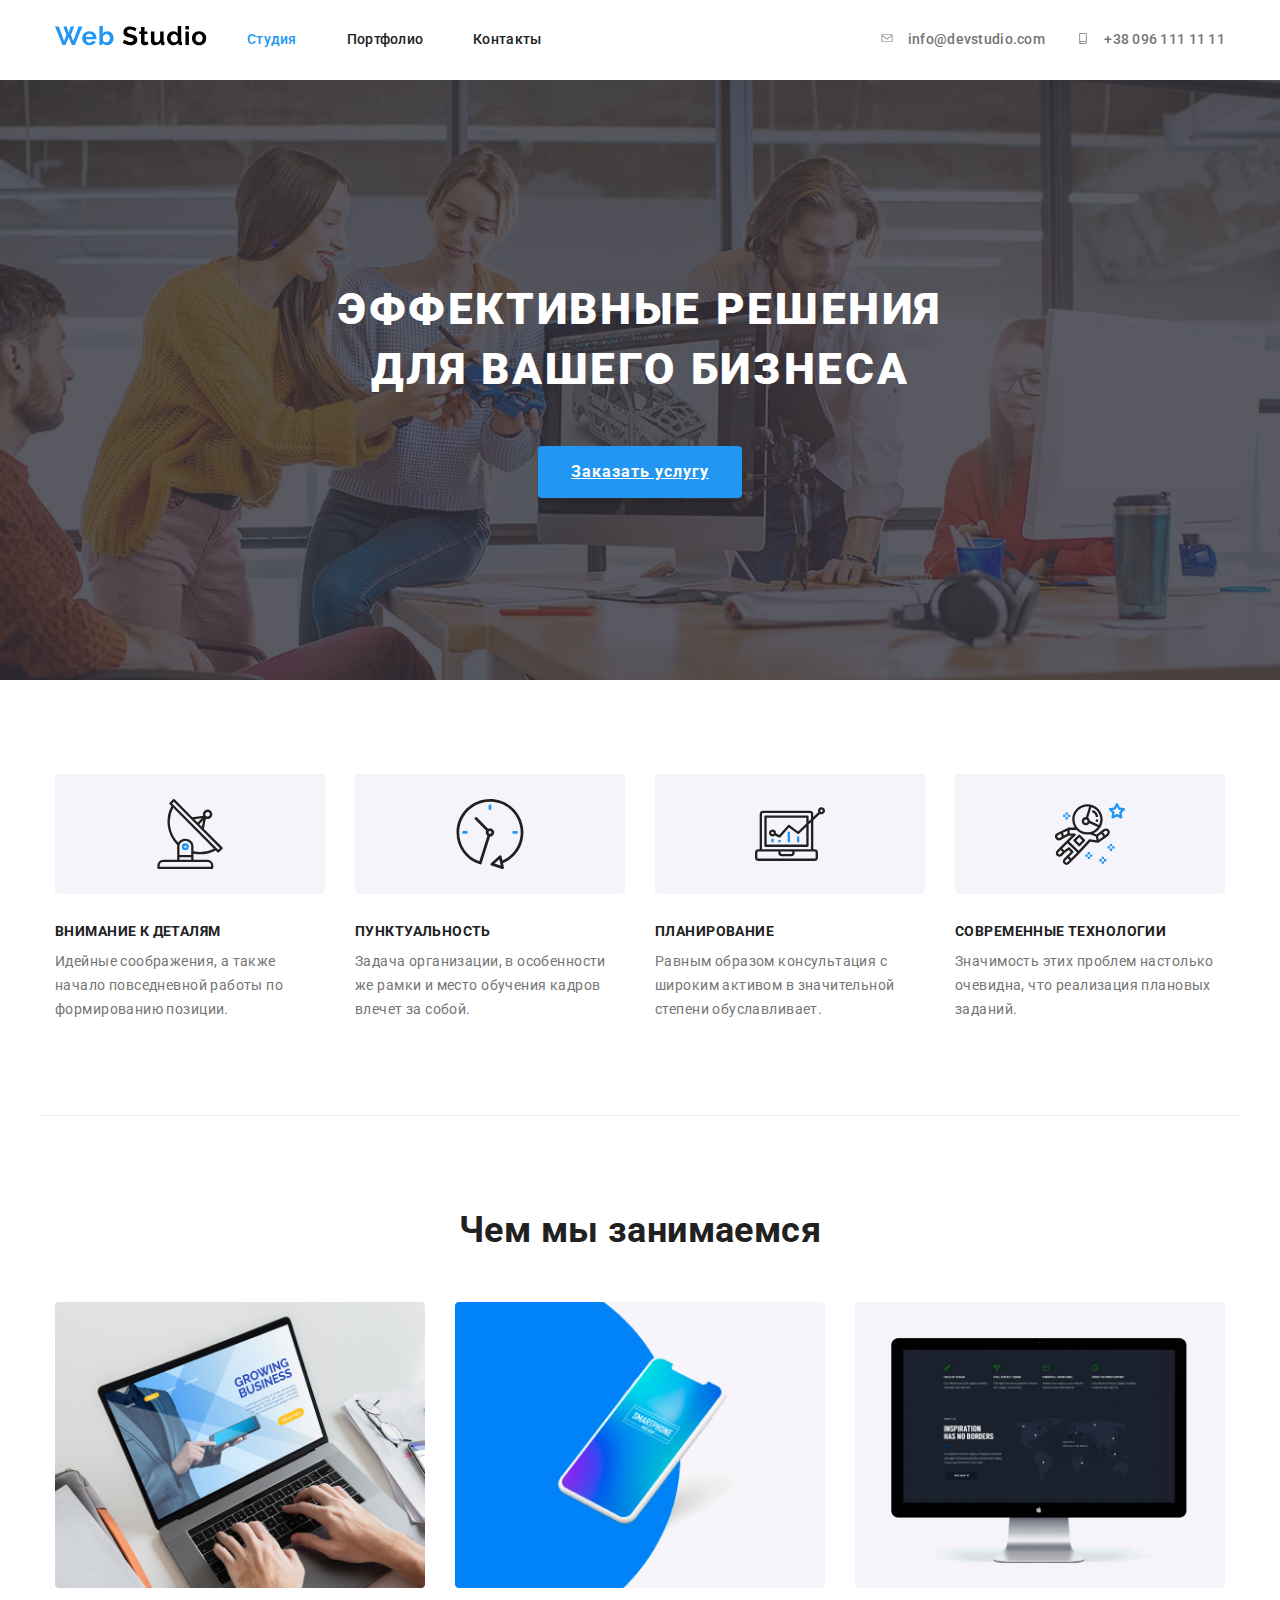
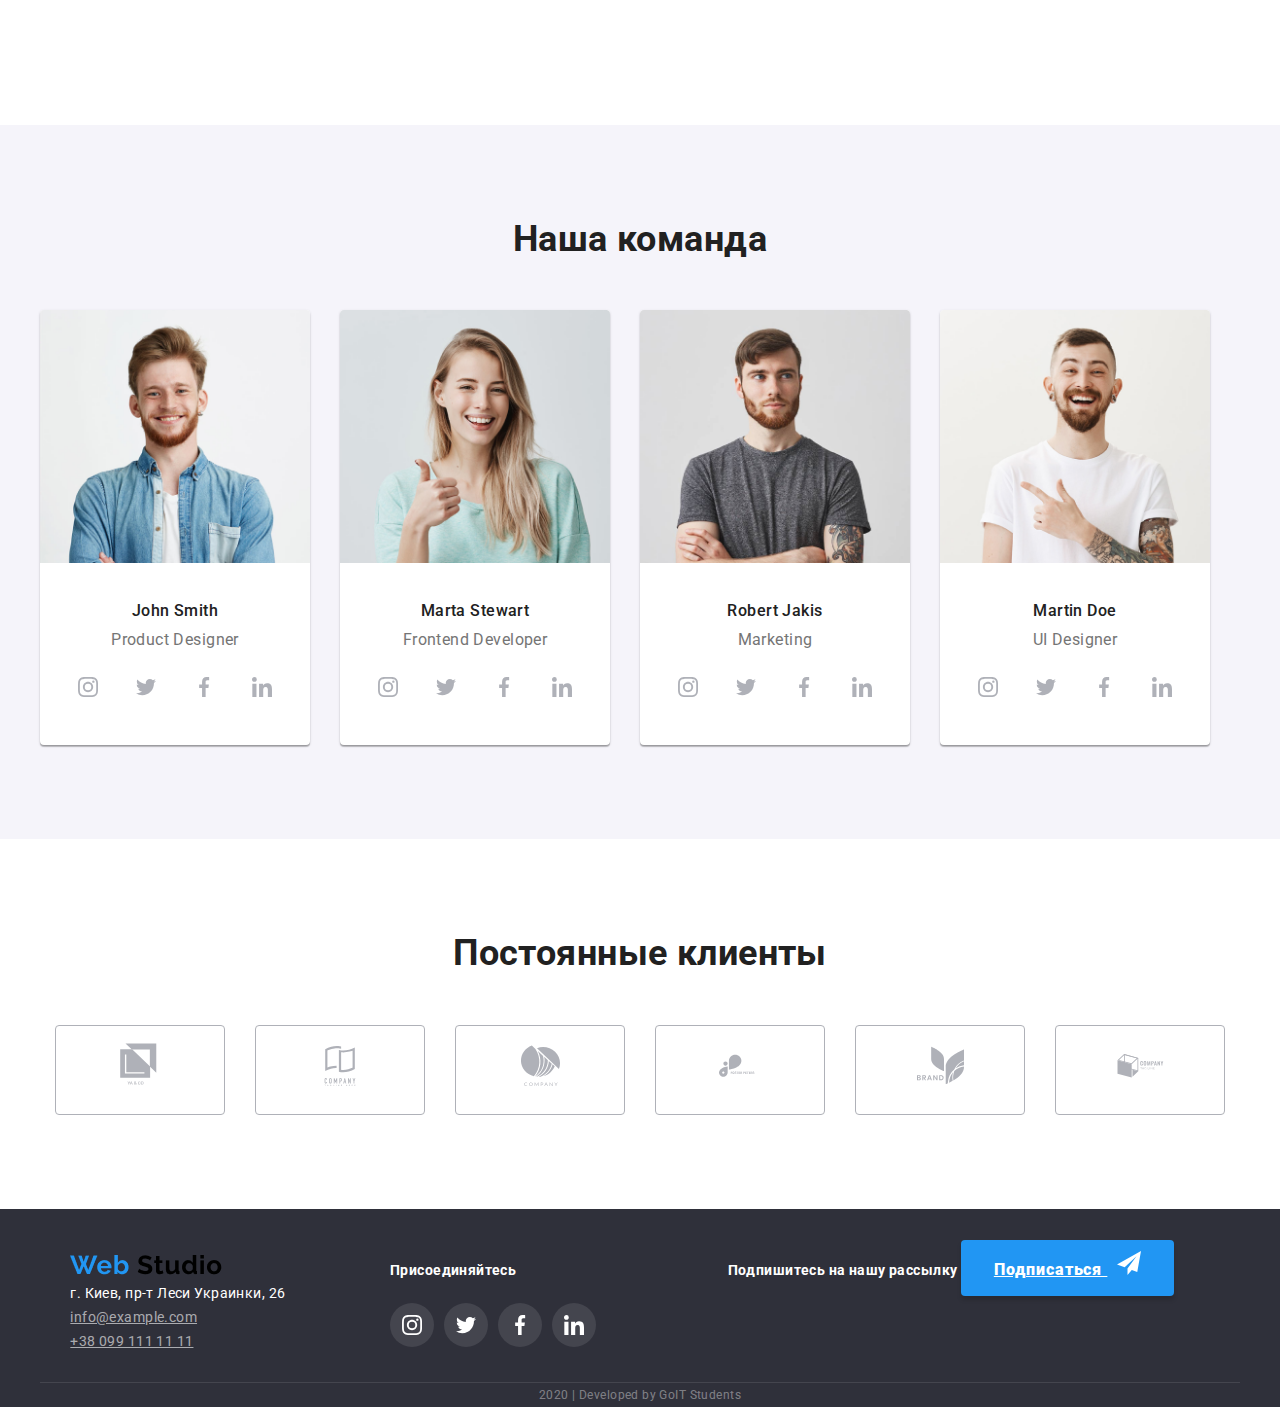
<file: index.html>
<!DOCTYPE html>
<html lang="ru">
  <head>
    <meta charset="UTF-8" />
    <meta name="viewport" content="width=device-width, initial-scale=1.0" />
    <title>Document</title>
    <link
      href="https://fonts.googleapis.com/css2?family=Roboto:wght@400;500;700;900&display=swap"
      rel="stylesheet"
    />
    <link
      rel="stylesheet"
      href="https://cdnjs.cloudflare.com/ajax/libs/modern-normalize/0.6.0/modern-normalize.min.css"
    />
    <link rel="stylesheet" href="./css/styles.css" />
  </head>

  <body>
    <!-- Шапка сайта -->
    <header class="header">
      <nav class="hat">
        <a href="/"><img src="./image/logo.svg" alt="Логотип компании" /></a>

        <ul class="site-nav">
          <li class="item"><a href="" class="link current">Студия</a></li>
          <li class="item">
            <a href="./portfolio.html" class="link">Портфолио</a>
          </li>
          <li class="item"><a href="" class="link">Контакты</a></li>
        </ul>

        <ul class="contacts-nav">
          <li class="item">
            <a href="" class="link">
              <svg class="item-contacts" width="16" height="11">
                <use href="./image/symbol-defs.svg#icon-envelope"></use>
              </svg>
              info@devstudio.com</a
            >
          </li>
          <li class="item">
            <a href="" class="link"
              ><svg class="item-contacts" width="16" height="11">
                <use href="./image/symbol-defs.svg#icon-smartphone"></use>
              </svg>
              +38 096 111 11 11</a
            >
          </li>
        </ul>
      </nav>
    </header>

    <main>
      <!-- Герой -->
      <section class="hero">
        <h1 class="hero-title">
          Эффективные решения <br />
          для вашего бизнеса
        </h1>
        <a href="" class="button main">Заказать услугу</a>
      </section>

      <!-- Преимущества -->
      <section class="section">
        <div class="container first">
          <ul class="flex-container">
            <li class="flex-elements-first">
              <div class="box-icon-advantage">
                <svg class="icon-advantage" width="70" height="70">
                  <use href="./image/symbol-defs.svg#icon-antenna-1-1"></use>
                </svg>
              </div>
              <h2 class="section-title">Внимание к деталям</h2>
              <p>
                Идейные соображения, а также начало повседневной работы по
                формированию позиции.
              </p>
            </li>

            <li class="flex-elements-first">
              <div class="box-icon-advantage">
                <svg class="icon-advantage" width="70" height="70">
                  <use href="./image/symbol-defs.svg#icon-clock-1-1"></use>
                </svg>
              </div>
              <h2 class="section-title">Пунктуальность</h2>
              <p>
                Задача организации, в особенности же рамки и место обучения
                кадров влечет за собой.
              </p>
            </li>
            <li class="flex-elements-first">
              <div class="box-icon-advantage">
                <svg class="icon-advantage" width="70" height="70">
                  <use href="./image/symbol-defs.svg#icon-diagram-1-1"></use>
                </svg>
              </div>
              <h2 class="section-title">Планирование</h2>
              <p>
                Равным образом консультация с широким активом в значительной
                степени обуславливает.
              </p>
            </li>
            <li class="flex-elements-first">
              <div class="box-icon-advantage">
                <svg class="icon-advantage" width="70" height="70">
                  <use href="./image/symbol-defs.svg#icon-astronaut-1-1"></use>
                </svg>
              </div>
              <h2 class="section-title">Современные технологии</h2>
              <p>
                Значимость этих проблем настолько очевидна, что реализация
                плановых заданий.
              </p>
            </li>
          </ul>
        </div>
      </section>

      <!-- Чем мы занимаемся -->
      <section class="section">
        <div class="container second">
          <h3>Чем мы занимаемся</h3>

          <ul class="flex-container">
            <li class="flex-elements-second">
              <img src="./image/desktop.png" alt="Фото ноутбука" width="370" />
              <h4 class="section-subtitle">Десктопные приложения</h4>
            </li>
            <li class="flex-elements-second">
              <img
                src="./image/smartphone.png"
                alt="Фото смартфона"
                width="370"
              />
              <h4 class="section-subtitle">Мобильные приложения</h4>
            </li>
            <li class="flex-elements-second">
              <img
                src="./image/computer.png"
                alt="Фото компьютера"
                width="370"
              />
              <h4 class="section-subtitle">Дизайнерские решения</h4>
            </li>
          </ul>
        </div>
      </section>

      <section class="section third">
        <div class="container-third">
          <h3 class="our-team-text">Наша команда</h3>
          <ul class="flex-container">
            <li class="flex-elements-third">
              <img
                src="./image/john's-photo.png"
                alt="Product Designer photo"
                width="270"
              />
              <h4 class="section-name" lang="en">John Smith</h4>
              <p class="section-specialty" lang="en">Product Designer</p>
              <ul class="flex-container-team">
                <li class="flex-elements-team">
                  <a
                    href=""
                    class="social-networking"
                    aria-label="Ссылка на Instagram"
                    ><svg class="social" width="20" height="20">
                      <use
                        href="./image/symbol-defs.svg#icon-instagram-2"
                      ></use>
                    </svg>
                  </a>
                </li>
                <li class="flex-elements-team">
                  <a
                    href=""
                    class="social-networking"
                    aria-label="Ссылка на Twitter"
                    ><svg class="social" width="20" height="20">
                      <use href="./image/symbol-defs.svg#icon-twitter-1"></use>
                    </svg>
                  </a>
                </li>
                <li class="flex-elements-team">
                  <a
                    href=""
                    class="social-networking"
                    aria-label="Ссылка на Facebook"
                    ><svg class="social" width="20" height="20">
                      <use href="./image/symbol-defs.svg#icon-facebook-1"></use>
                    </svg>
                  </a>
                </li>
                <li class="flex-elements-team">
                  <a
                    href=""
                    class="social-networking"
                    aria-label="Ссылка на LinkedIn"
                    ><svg class="social" width="20" height="20">
                      <use href="./image/symbol-defs.svg#icon-linkedin-1"></use>
                    </svg>
                  </a>
                </li>
              </ul>
            </li>
            <li class="flex-elements-third">
              <img
                src="./image/marta's-photo.png"
                alt="Frontend Developer
              photo"
                width="270"
              />
              <h4 class="section-name" lang="en">Marta Stewart</h4>
              <p class="section-specialty" lang="en">Frontend Developer</p>
              <ul class="flex-container-team">
                <li class="flex-elements-team">
                  <a
                    href=""
                    class="social-networking"
                    aria-label="Ссылка на Instagram"
                    ><svg class="social" width="20" height="20">
                      <use
                        href="./image/symbol-defs.svg#icon-instagram-2"
                      ></use>
                    </svg>
                  </a>
                </li>
                <li class="flex-elements-team">
                  <a
                    href=""
                    class="social-networking"
                    aria-label="Ссылка на Twitter"
                    ><svg class="social" width="20" height="20">
                      <use href="./image/symbol-defs.svg#icon-twitter-1"></use>
                    </svg>
                  </a>
                </li>
                <li class="flex-elements-team">
                  <a
                    href=""
                    class="social-networking"
                    aria-label="Ссылка на Facebook"
                    ><svg class="social" width="20" height="20">
                      <use href="./image/symbol-defs.svg#icon-facebook-1"></use>
                    </svg>
                  </a>
                </li>
                <li class="flex-elements-team">
                  <a
                    href=""
                    class="social-networking"
                    aria-label="Ссылка на LinkedIn"
                    ><svg class="social" width="20" height="20">
                      <use href="./image/symbol-defs.svg#icon-linkedin-1"></use>
                    </svg>
                  </a>
                </li>
              </ul>
            </li>
            <li class="flex-elements-third">
              <img
                src="./image/robert's-photo.png"
                alt="Marketing photo"
                width="270"
              />
              <h4 class="section-name" lang="en">Robert Jakis</h4>
              <p class="section-specialty" lang="en">Marketing</p>
              <ul class="flex-container-team">
                <li class="flex-elements-team">
                  <a
                    href=""
                    class="social-networking"
                    aria-label="Ссылка на Instagram"
                    ><svg class="social" width="20" height="20">
                      <use
                        href="./image/symbol-defs.svg#icon-instagram-2"
                      ></use>
                    </svg>
                  </a>
                </li>
                <li class="flex-elements-team">
                  <a
                    href=""
                    class="social-networking"
                    aria-label="Ссылка на Twitter"
                    ><svg class="social" width="20" height="20">
                      <use href="./image/symbol-defs.svg#icon-twitter-1"></use>
                    </svg>
                  </a>
                </li>
                <li class="flex-elements-team">
                  <a
                    href=""
                    class="social-networking"
                    aria-label="Ссылка на Facebook"
                    ><svg class="social" width="20" height="20">
                      <use href="./image/symbol-defs.svg#icon-facebook-1"></use>
                    </svg>
                  </a>
                </li>
                <li class="flex-elements-team">
                  <a
                    href=""
                    class="social-networking"
                    aria-label="Ссылка на LinkedIn"
                    ><svg class="social" width="20" height="20">
                      <use href="./image/symbol-defs.svg#icon-linkedin-1"></use>
                    </svg>
                  </a>
                </li>
              </ul>
            </li>
            <li class="flex-elements-third">
              <img
                src="./image/martin's-photo.png"
                alt="UI Designer photo"
                width="270"
              />
              <h4 class="section-name" lang="en">Martin Doe</h4>
              <p class="section-specialty" lang="en">UI Designer</p>
              <ul class="flex-container-team">
                <li class="flex-elements-team">
                  <a
                    href=""
                    class="social-networking"
                    aria-label="Ссылка на Instagram"
                    ><svg class="social" width="20" height="20">
                      <use
                        href="./image/symbol-defs.svg#icon-instagram-2"
                      ></use>
                    </svg>
                  </a>
                </li>
                <li class="flex-elements-team">
                  <a
                    href=""
                    class="social-networking"
                    aria-label="Ссылка на Twitter"
                    ><svg class="social" width="20" height="20">
                      <use href="./image/symbol-defs.svg#icon-twitter-1"></use>
                    </svg>
                  </a>
                </li>
                <li class="flex-elements-team">
                  <a
                    href=""
                    class="social-networking"
                    aria-label="Ссылка на Facebook"
                    ><svg class="social" width="20" height="20">
                      <use href="./image/symbol-defs.svg#icon-facebook-1"></use>
                    </svg>
                  </a>
                </li>
                <li class="flex-elements-team">
                  <a
                    href=""
                    class="social-networking"
                    aria-label="Ссылка на LinkedIn"
                    ><svg class="social" width="20" height="20">
                      <use href="./image/symbol-defs.svg#icon-linkedin-1"></use>
                    </svg>
                  </a>
                </li>
              </ul>
            </li>
          </ul>
        </div>
      </section>

      <!-- Постоянные клиенты -->
      <section class="section">
        <div class="container fourth">
          <h3>Постоянные клиенты</h3>

          <ul class="flex-container-clients">
            <li class="flex-elements-clients">
              <a
                href=""
                class="section-regulars"
                aria-label="Логотип компании YA&CO"
              >
                <svg class="flex-logo" width="44" height="49">
                  <use href="./image/symbol-defs.svg#icon-logo-1-1"></use>
                </svg>
              </a>
            </li>
            <li class="flex-elements-clients">
              <a
                href=""
                class="section-regulars"
                aria-label="Логотип компании Tagline Here Copmany"
                ><svg class="flex-logo" width="40" height="52">
                  <use href="./image/symbol-defs.svg#icon-logo-2-1"></use>
                </svg>
              </a>
            </li>
            <li class="flex-elements-clients">
              <a
                href=""
                class="section-regulars"
                aria-label="Логотип компании Company"
                ><svg class="flex-logo" width="41" height="42">
                  <use href="./image/symbol-defs.svg#icon-logo-3-1"></use>
                </svg>
              </a>
            </li>
            <li class="flex-elements-clients">
              <a
                href=""
                class="section-regulars"
                aria-label="Логотип компании Foster Peters"
              >
                <svg class="flex-logo" width="80" height="42">
                  <use href="./image/symbol-defs.svg#icon-logo-4-1"></use>
                </svg>
              </a>
            </li>
            <li class="flex-elements-clients">
              <a
                href=""
                class="section-regulars"
                aria-label="Логотип компании Brand"
                ><svg class="flex-logo" width="59" height="47">
                  <use href="./image/symbol-defs.svg#icon-logo-5-2"></use>
                </svg>
              </a>
            </li>
            <li class="flex-elements-clients">
              <a
                href=""
                class="section-regulars"
                aria-label="Логотип компании Tag Line"
                ><svg class="flex-logo" width="89" height="46">
                  <use href="./image/symbol-defs.svg#icon-logo-6-2"></use>
                </svg>
              </a>
            </li>
          </ul>
        </div>
      </section>
    </main>

    <!-- Футер -->
    <footer class="footer">
      <div class="flex-footer">
        <div class="address-block">
          <a href="/"><img src="./image/logo.png" alt="Логотип компании" /></a>
          <address class="address">
            г. Киев, пр-т Леси Украинки, 26
            <ul class="contacts-footer">
              <li><a href="" class="contacts">info@example.com</a></li>
              <li><a href="" class="contacts">+38 099 111 11 11</a></li>
            </ul>
          </address>
        </div>

        <div class="join-block">
          <b class="our-socials">Присоединяйтесь</b>
          <ul class="join-links-list">
            <li class="join-links-item">
              <a href="" class="socials-link" aria-label="Ссылка на Instagram">
                <svg width="20" height="20">
                  <use href="./image/symbol-defs.svg#icon-instagram-2-1"></use>
                </svg>
              </a>
            </li>
            <li class="join-links-item">
              <a href="" class="socials-link" aria-label="Ссылка на Twitter">
                <svg width="20" height="20">
                  <use href="./image/symbol-defs.svg#icon-twitter-1-1"></use>
                </svg>
              </a>
            </li>
            <li class="join-links-item">
              <a href="" class="socials-link" aria-label="Ссылка на Facebook">
                <svg width="20" height="20">
                  <use href="./image/symbol-defs.svg#icon-facebook-1-1"></use>
                </svg>
              </a>
            </li>
            <li class="join-links-item">
              <a href="" class="socials-link" aria-label="Ссылка на LinkedIn">
                <svg width="20" height="20">
                  <use href="./image/symbol-defs.svg#icon-linkedin-1-1"></use>
                </svg>
              </a>
            </li>
          </ul>
        </div>

        <div class="subscribe">
          <b class="our-socials">Подпишитесь на нашу рассылку</b>
          <a href="" class="button secondary"
            >Подписаться
            <svg class="icon-send" width="24" height="24">
              <use href="./image/symbol-defs.svg#icon-icon-send-1"></use>
            </svg>
          </a>
        </div>
      </div>
      <p class="developed">2020 | Developed by GoIT Students</p>
    </footer>
  </body>
</html>
</file>
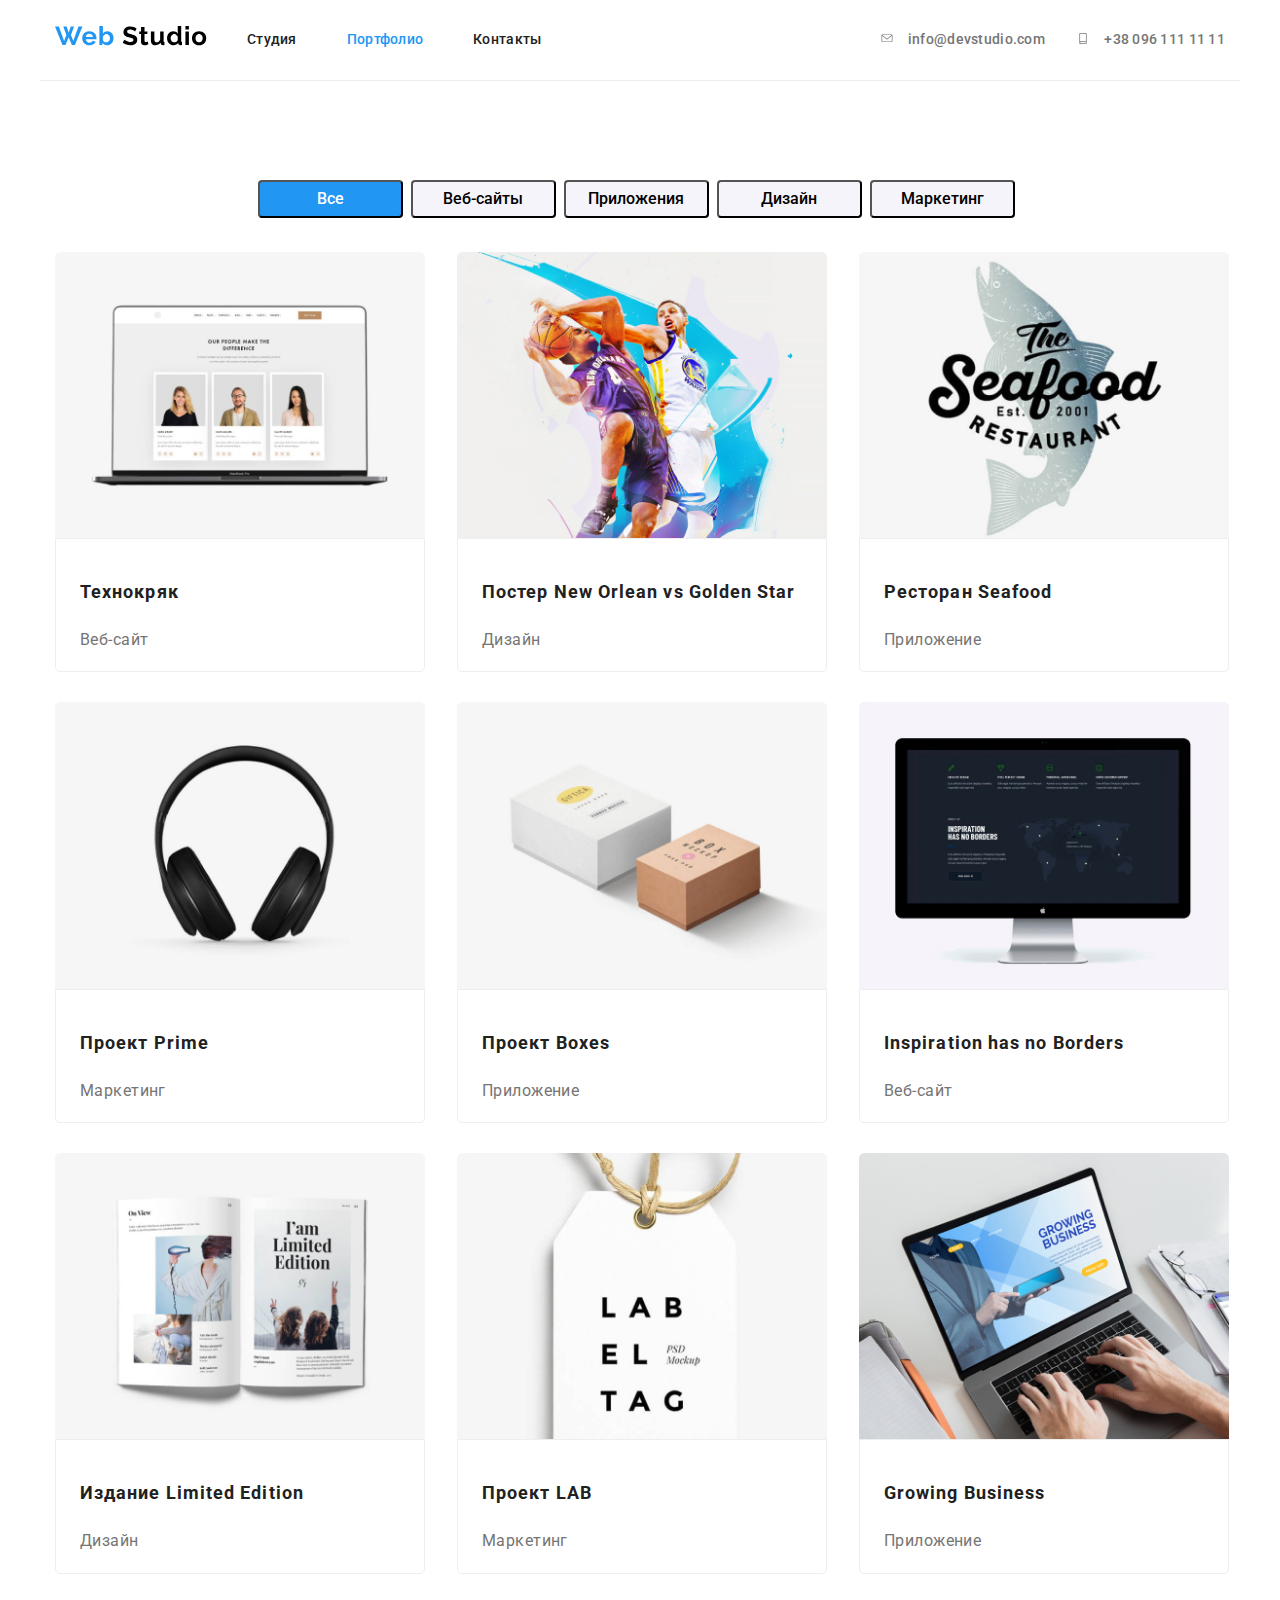
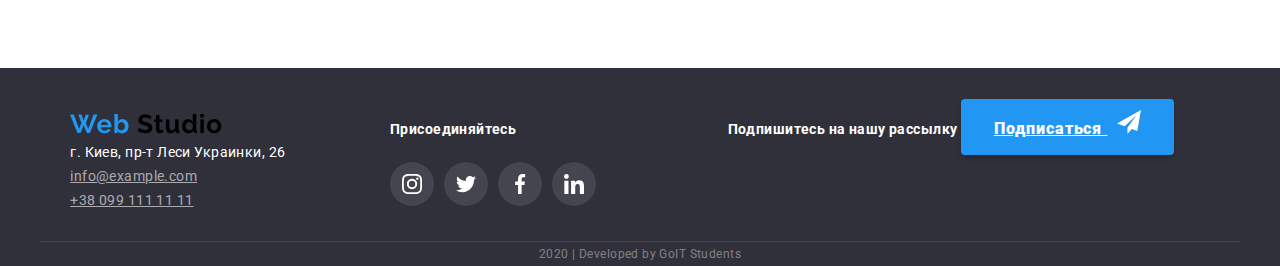
<file: portfolio.html>
<!DOCTYPE html>
<html lang="ru">
  <head>
    <meta charset="UTF-8" />
    <meta name="viewport" content="width=device-width, initial-scale=1.0" />
    <title>Document</title>
    <link
      href="https://fonts.googleapis.com/css2?family=Roboto:wght@400;500;700;900&display=swap"
      rel="stylesheet"
    />
    <link
      rel="stylesheet"
      href="https://cdnjs.cloudflare.com/ajax/libs/modern-normalize/0.6.0/modern-normalize.min.css"
    />
    <link rel="stylesheet" href="./css/styles.css" />
  </head>

  <body>
    <!-- Шапка сайта -->

    <header>
      <nav class="hat portfolio">
        <a href="/"><img src="./image/logo.svg" alt="Логотип компании" /></a>

        <ul class="site-nav">
          <li class="item"><a href="./index.html" class="link">Студия</a></li>
          <li class="item">
            <a href="./portfolio.html" class="link current">Портфолио</a>
          </li>
          <li class="item"><a href="" class="link">Контакты</a></li>
        </ul>

        <ul class="contacts-nav">
          <li class="item">
            <a href="" class="link">
              <svg class="item-contacts" width="16" height="11">
                <use href="./image/symbol-defs.svg#icon-envelope"></use>
              </svg>
              info@devstudio.com</a
            >
          </li>
          <li class="item">
            <a href="" class="link"
              ><svg class="item-contacts" width="16" height="11">
                <use href="./image/symbol-defs.svg#icon-smartphone"></use>
              </svg>
              +38 096 111 11 11</a
            >
          </li>
        </ul>
      </nav>
    </header>

    <!-- Портфолио-->

    <main class="container">
      <section class="section">
        <div class="first-container">
          <!-- <h1>Наше портфолио</h1> -->

          <!-- Первый список -->
          <ul class="flex-container-button">
            <li class="flex-element-button">
              <button type="button" class="list current">Все</button>
            </li>
            <li class="flex-element-button">
              <button type="button" class="list">Веб-сайты</button>
            </li>
            <li class="flex-element-button">
              <button type="button" class="list">Приложения</button>
            </li>
            <li class="flex-element-button">
              <button type="button" class="list">Дизайн</button>
            </li>
            <li class="flex-element-button">
              <button type="button" class="list">Маркетинг</button>
            </li>
          </ul>
        </div>

        <!-- Второй список-->
        <div class="second-container">
          <ul class="flex-container-portfolio">
            <li class="flex-elements-portfolio">
              <a href="">
                <img
                  class="portfolio-image"
                  src="./image/technokriyk.jpg"
                  alt="Технокряк фото"
                  width="370"
                />
                <div class="cards">
                  <h2 class="section-label">Технокряк</h2>
                  <p class="section-type">Веб-сайт</p>
                </div>
                <!-- <p class="section-text">
                  Технокряк это современная площадка распространения
                  коронавируса. Компании используют эту платформу для цифрового
                  шпионажа и атак на защищённые сервера конкурентов.
                </p> -->
              </a>
            </li>

            <li class="flex-elements-portfolio">
              <a href="">
                <img
                  class="portfolio-image"
                  src="./image/poster.jpg"
                  alt="Постер New Orlean vs Golden Star"
                  width="370"
                />
                <div class="cards">
                  <h2 class="section-label">
                    Постер New Orlean vs Golden Star
                  </h2>
                  <p class="section-type">Дизайн</p>
                </div>
                <!-- <p class="section-text">
                  Технокряк это современная площадка распространения
                  коронавируса. Компании используют эту платформу для цифрового
                  шпионажа и атак на защищённые сервера конкурентов.
                </p> -->
              </a>
            </li>

            <li class="flex-elements-portfolio">
              <a href="">
                <img
                  class="portfolio-image"
                  src="./image/seafood-restaurant.jpg"
                  alt="Ресторан Seafood фото"
                  width="370"
                />
                <div class="cards">
                  <h2 class="section-label">Ресторан Seafood</h2>
                  <p class="section-type">Приложение</p>
                </div>
                <!-- <p class="section-text">
                  Технокряк это современная площадка распространения
                  коронавируса. Компании используют эту платформу для цифрового
                  шпионажа и атак на защищённые сервера конкурентов.
                </p> -->
              </a>
            </li>

            <li class="flex-elements-portfolio">
              <a href="">
                <img
                  class="portfolio-image"
                  src="./image/prime-project.jpg"
                  alt="Проект Prime фото"
                  width="370"
                />
                <div class="cards">
                  <h2 class="section-label">Проект Prime</h2>
                  <p class="section-type">Маркетинг</p>
                </div>
                <!-- <p class="section-text">
                  Технокряк это современная площадка распространения
                  коронавируса. Компании используют эту платформу для цифрового
                  шпионажа и атак на защищённые сервера конкурентов.
                </p> -->
              </a>
            </li>

            <li class="flex-elements-portfolio">
              <a href="">
                <img
                  class="portfolio-image"
                  src="./image/boxes-project.jpg"
                  alt="Проект Boxes фото"
                  width="370"
                />
                <div class="cards">
                  <h2 class="section-label">Проект Boxes</h2>
                  <p class="section-type">Приложение</p>
                </div>
                <!-- <p class="section-text">
                  Технокряк это современная площадка распространения
                  коронавируса. Компании используют эту платформу для цифрового
                  шпионажа и атак на защищённые сервера конкурентов.
                </p> -->
              </a>
            </li>

            <li class="flex-elements-portfolio">
              <a href="">
                <img
                  class="portfolio-image"
                  src="./image/Inspiration-has-no-borders.jpg"
                  alt="Inspiration has no Borders фото"
                  width="370"
                />
                <div class="cards">
                  <h2 class="section-label">Inspiration has no Borders</h2>
                  <p class="section-type">Веб-сайт</p>
                </div>
                <!-- <p class="section-text">
                            Технокряк это современная площадка распространения
                            коронавируса. Компании используют эту платформу для цифрового
                            шпионажа и атак на защищённые сервера конкурентов.
                          </p> -->
              </a>
            </li>

            <li class="flex-elements-portfolio">
              <a href="">
                <img
                  class="portfolio-image"
                  src="./image/limited-edition.jpg"
                  alt="Издание Limited Edition фото"
                  width="370"
                />
                <div class="cards">
                  <h2 class="section-label">Издание Limited Edition</h2>
                  <p class="section-type">Дизайн</p>
                </div>
                <!-- <p class="section-text">
                  Технокряк это современная площадка распространения
                  коронавируса. Компании используют эту платформу для цифрового
                  шпионажа и атак на защищённые сервера конкурентов.
                </p> -->
              </a>
            </li>

            <li class="flex-elements-portfolio">
              <a href="">
                <img
                  class="portfolio-image"
                  src="./image/lab-project.jpg"
                  alt="Проект LAB фото"
                  width="370"
                />
                <div class="cards">
                  <h2 class="section-label">Проект LAB</h2>
                  <p class="section-type">Маркетинг</p>
                </div>
                <!-- <p class="section-text">
                  Технокряк это современная площадка распространения
                  коронавируса. Компании используют эту платформу для цифрового
                  шпионажа и атак на защищённые сервера конкурентов.
                </p> -->
              </a>
            </li>

            <li class="flex-elements-portfolio">
              <a href="">
                <img
                  class="portfolio-image"
                  src="./image/growing-business.jpg"
                  alt="Growing Business фото"
                  width="370"
                />
                <div class="cards">
                  <h2 class="section-label">Growing Business</h2>
                  <p class="section-type">Приложение</p>
                </div>
                <!-- <p class="section-text">
                  Технокряк это современная площадка распространения
                  коронавируса. Компании используют эту платформу для цифрового
                  шпионажа и атак на защищённые сервера конкурентов.
                </p> -->
              </a>
            </li>
          </ul>
        </div>
      </section>
    </main>

    <!-- Футер -->
    <footer class="footer">
      <div class="flex-footer">
        <div class="address-block">
          <a href="/"><img src="./image/logo.png" alt="Логотип компании" /></a>
          <address class="address">
            г. Киев, пр-т Леси Украинки, 26
            <ul class="contacts-footer">
              <li><a href="" class="contacts">info@example.com</a></li>
              <li><a href="" class="contacts">+38 099 111 11 11</a></li>
            </ul>
          </address>
        </div>

        <div class="join-block">
          <b class="our-socials">Присоединяйтесь</b>
          <ul class="join-links-list">
            <li class="join-links-item">
              <a href="" class="socials-link" aria-label="Ссылка на Instagram">
                <svg width="20" height="20">
                  <use href="./image/symbol-defs.svg#icon-instagram-2-1"></use>
                </svg>
              </a>
            </li>
            <li class="join-links-item">
              <a href="" class="socials-link" aria-label="Ссылка на Twitter">
                <svg width="20" height="20">
                  <use href="./image/symbol-defs.svg#icon-twitter-1-1"></use>
                </svg>
              </a>
            </li>
            <li class="join-links-item">
              <a href="" class="socials-link" aria-label="Ссылка на Facebook">
                <svg width="20" height="20">
                  <use href="./image/symbol-defs.svg#icon-facebook-1-1"></use>
                </svg>
              </a>
            </li>
            <li class="join-links-item">
              <a href="" class="socials-link" aria-label="Ссылка на LinkedIn">
                <svg width="20" height="20">
                  <use href="./image/symbol-defs.svg#icon-linkedin-1-1"></use>
                </svg>
              </a>
            </li>
          </ul>
        </div>

        <div class="subscribe">
          <b class="our-socials">Подпишитесь на нашу рассылку</b>
          <a href="" class="button secondary"
            >Подписаться
            <svg class="icon-send" width="24" height="24">
              <use href="./image/symbol-defs.svg#icon-icon-send-1"></use>
            </svg>
          </a>
        </div>
      </div>
      <p class="developed">2020 | Developed by GoIT Students</p>
    </footer>
  </body>
</html>
</file>
<file: css/styles.css>
/* цвет основного текста #757575 */
/* вторичный цвет текста #212121 */
/* белый цвет #FFFFFF */
/* акцент #2196F3 */
/* цвет контактов в футере rgba(255, 255, 255, 0.6); */
/* цвет иконок #AFB1B8 */
/* цвет нижней строки о разработчиках rgba(255, 255, 255, 0.4) */

:root {
  --primary-text-color: #757575;
  --title-text-color: #212121;
  --primary-white-color: #ffffff;
  --accent-color: #2196f3;
  --contacts-footer-color: rgba(255, 255, 255, 0.6);
  --icons-color: #afb1b8;
}

::before,
::after {
  box-sizing: inherit;
}

body {
  color: var(--primary-text-color);
  background-color: #ffffff;

  font-family: Roboto, sans-serif;
  letter-spacing: 0.03em;
  font-weight: 400;
  font-size: 14px;
  line-height: 1.7;
}

ul {
  list-style: none;
  padding: 0;
  margin: 0;
}

h3 {
  color: var(--title-text-color);
  font-weight: 700;
  font-size: 36px;
  line-height: 1.16;
  text-align: center;

  margin-top: 0;
  margin-bottom: 50px;
}

p,
h4 {
  margin-top: 0;
}

/* Header */

.hat {
  display: flex;
  align-items: center;

  width: 1200px;
  padding-left: 15px;
  padding-right: 15px;
  margin-left: auto;
  margin-right: auto;
  /* outline: 2px solid red; */
}

.first p {
  margin-bottom: 0;
}

.first h2 {
  margin-top: 30px;
}

.first {
  padding-top: 94px;
  padding-bottom: 94px;
  border-bottom: 1px solid #ececec;
}

.second {
  padding-top: 94px;
  padding-bottom: 94px;
}

/* Site nav*/

.site-nav {
  display: flex;
  margin-left: 40px;
}

.site-nav .item {
  display: flex;
}

.site-nav .item + .item {
  margin-left: 50px;
}

.site-nav .link {
  color: var(--title-text-color);

  display: block;
  padding-top: 32px;
  padding-bottom: 32px;

  font-weight: 500;
  font-size: 14px;
  line-height: 1.14;
  letter-spacing: 0.02em;
  text-decoration: none;
}

.site-nav .link:hover,
.site-nav .link:focus {
  color: var(--accent-color);
}

.site-nav .link.current {
  color: var(--accent-color);
}
/*Contacts nav*/

.contacts-nav {
  display: flex;
  margin-left: auto;
}

.contacts-nav .item + .item {
  margin-left: 30px;
}

.contacts-nav .link {
  font-weight: 500;
  font-size: 14px;
  line-height: 1.14;
  letter-spacing: 0.02em;
  text-decoration: none;
  color: var(--primary-text-color);
}

.contacts-nav .link:hover,
.contacts-nav .link:focus {
  color: var(--accent-color);
}

.item-contacts {
  margin-right: 10px;
  fill: currentColor;
}

.item-contacts:hover,
.item-contacts:focus {
  fill: var(--accent-color);
}

/*Hero*/

.hero {
  max-width: 1600px;
  height: 600px;
  margin-right: auto;
  margin-left: auto;
  background-image: linear-gradient(
      rgba(47, 48, 58, 0.8),
      rgba(47, 48, 58, 0.8)
    ),
    url("../image/hero.jpg");
  background-repeat: no-repeat;
  background-size: cover;
  background-position: center;

  text-align: center;
}

.hero-title {
  color: var(--primary-white-color);

  display: block;
  text-align: center;
  margin-top: 0;
  margin-bottom: 46px;
  padding-top: 200px;

  font-weight: 900;
  font-size: 44px;
  line-height: 1.36;
  letter-spacing: 0.06em;
  text-transform: uppercase;
}

/*Section*/

.section-title {
  color: var(--title-text-color);
  margin-top: 0;
  margin-bottom: 10px;

  font-weight: 700;
  font-size: 14px;
  line-height: 1.14;
  text-transform: uppercase;
}

/*Advantage*/

.flex-container {
  display: flex;
  justify-content: center;
  align-items: center;
}

.flex-elements-first {
  margin-right: 30px;
  display: block;
  align-items: center;
  justify-content: center;
}

.flex-elements-first:nth-child(4n) {
  margin-right: 0;
}

.box-icon-advantage {
  display: flex;
  align-items: center;
  justify-content: center;
  width: 270px;
  height: 120px;
  background-color: #f5f4fa;
  border-radius: 4px;
}

.icon-advantage {
  display: flex;
  align-items: center;
  justify-content: center;
}

.section .icons {
  color: var(--title-text-color);
}

.section .icons:focus {
  color: var(--primary-white-color);
}

.flex-elements-second {
  margin-right: 30px;
}

.flex-elements-second:nth-child(3n) {
  margin-right: 0;
}

/*Our work*/

.section-subtitle {
  color: var(--primary-white-color);
  font-weight: 700;
  font-size: 14px;
  line-height: 1.14;
  text-transform: uppercase;
  /* text-align: center; */
}

/*Our team*/

.third {
  background-color: #f5f4fa;
  padding-bottom: 94px;
}

.third h4 {
  margin-top: 30px;
  margin-bottom: 0;
  text-align: center;
}

.third p {
  margin-top: 10px;
  text-align: center;
  margin-bottom: 0;
}

.section .section-name {
  color: var(--title-text-color);
  font-weight: 500;
  font-size: 16px;
  line-height: 1.19;
  /* text-align: center; */
}

.section .section-specialty {
  font-weight: 400;
  font-size: 16px;
  line-height: 1.19;
  /* text-align: center; */
}

.our-team-text {
  padding-top: 94px;
}

.flex-container-team {
  display: flex;
  justify-content: center;
  margin-top: 16px;
  padding-bottom: 36px;
}

.flex-elements-team {
  display: flex;
  align-items: center;
  justify-content: center;
  margin-right: 14px;
  width: 44px;
  height: 44px;
  color: var(--icons-color);
  border-radius: 100%;
  cursor: pointer;
  /* padding: 12px; */
}

.flex-elements-team:nth-child(4n) {
  margin-right: 0;
}

.flex-elements-team:hover,
.flex-elements-team:focus {
  background-color: var(--accent-color);
}

.social-networking {
  display: flex;
  align-items: center;
  justify-content: center;
  width: 44px;
  fill: var(--icons-color);
  /* height: 44px; */
}

.social-networking:hover,
.social-networking:focus {
  fill: var(--primary-white-color);
}

.flex-elements-third {
  width: 270px;
  margin-right: 30px;

  background: #ffffff;

  box-shadow: 0px 2px 1px rgba(0, 0, 0, 0.2), 0px 1px 1px rgba(0, 0, 0, 0.14),
    0px 1px 3px rgba(0, 0, 0, 0.12);
  border-radius: 4px;
}

/*Regulars*/

.fourth {
  padding-top: 94px;
  padding-bottom: 94px;
}

.flex-container-clients {
  display: flex;
  justify-content: center;
}

.flex-elements-clients {
  display: flex;
  align-items: center;
  justify-content: center;

  width: 170px;
  height: 90px;
  margin-right: 30px;
  border: 1px solid #afb1b8;
  box-sizing: border-box;
  border-radius: 4px;
  color: var(--icons-color);
}

.flex-elements-clients:nth-child(6n) {
  margin-right: 0;
}

.flex-elements-clients:hover,
.flex-elements-clients:focus {
  color: var(--accent-color);
  border: 1px solid var(--accent-color);
}

/* .section-regulars {
  display: flex;
  align-items: center;
  justify-content: center;

  width: 170px;
  height: 90px;
  margin-right: 30px;
  border: 1px solid #afb1b8;
  box-sizing: border-box;
  border-radius: 4px;
  color: var(--icons-color);
} */

/* .section-regulars:nth-child(6n) {
  margin-right: 0;
} */

/* .section-regulars:hover {
  color: var(--accent-color);
} */

.flex-logo {
  fill: var(--icons-color);
}

.flex-logo:hover,
.flex-logo:focus {
  fill: var(--accent-color);
}

/*Button*/

.button {
  display: inline-block;
  border: 1px solid transparent;
  box-shadow: 0px 4px 4px rgba(0, 0, 0, 0.15);
  border-radius: 4px;

  padding: 10px 32px;
  min-width: 200px;
  color: var(--primary-white-color);
  background-color: var(--accent-color);
  font-size: 16px;
  line-height: 1.9;
  align-items: center;
  text-align: center;
  letter-spacing: 0.06em;
}

.button.main {
  font-weight: 700;
  margin-top: 0;
  margin-bottom: 200px;
}

.button.secondary {
  font-weight: 900;
}

/*Footer*/

.footer {
  background-color: #2f303a;
  /* display: flex;
  align-items: baseline; */
  /* justify-content: space-between; */
}

.flex-footer {
  display: flex;
  align-items: baseline;
  justify-content: space-around;
  width: 1200px;
  padding-left: 15px;
  padding-right: 15px;
  margin-left: auto;
  margin-right: auto;
}

.address-block {
  width: 220px;
  padding-top: 46px;
  margin-right: 69px;
  padding-bottom: 28px;
}
.address {
  color: var(--primary-white-color);
  font-weight: 400;
  font-size: 14px;
  line-height: 1.71;
  font-style: normal;
}

.our-socials {
  display: inline-block;
  margin-bottom: 21px;
  color: var(--primary-white-color);
}

.join-block {
  width: 207px;
  margin-right: 100px;
}

.join-links-list {
  display: flex;
}

.join-links-item {
  display: flex;
  align-items: center;
  margin-right: 10px;

  cursor: pointer;
}

.join-links-item:nth-child(4n) {
  margin-right: 0;
}

.socials-link {
  display: flex;
  justify-content: center;
  align-items: center;
  width: 44px;
  height: 44px;
  border-radius: 50%;
  fill: var(--primary-white-color);
  background-color: rgba(255, 255, 255, 0.1);
}

.socials-link:hover,
.socials-link:focus {
  background-color: var(--accent-color);
}

.contacts-footer .contacts {
  color: var(--contacts-footer-color);
}

.section .our-socials {
  color: var(--primary-white-color);
  font-weight: 700;
  font-size: 14px;
  line-height: 1.14;
  text-transform: uppercase;
}
.section .socials-link {
  color: var(--primary-white-color);
}

.section .socials-link:hover,
.section .socials-link:focus {
  color: var(--accent-color);
}

.subscribe {
  width: 482px;
}

.icon-send {
  margin-left: 10px;
}

.developed {
  color: rgba(255, 255, 255, 0.4);
  font-weight: 400;
  font-size: 12px;
  line-height: 2;
  border-top: 1px solid rgba(255, 255, 255, 0.1);
  text-align: center;
  width: 1200px;
  padding-left: 15px;
  padding-right: 15px;
  margin-left: auto;
  margin-right: auto;
  margin-bottom: 0;
}

/*Portfolio page*/

.hat.portfolio {
  border-bottom: 1px solid #ececec;
}

.container {
  width: 1200px;
  padding-bottom: 94px;
  padding-left: 15px;
  padding-right: 15px;
  margin-left: auto;
  margin-right: auto;
}

.second-container {
  width: 1200px;
  padding-right: 15px;
  margin-left: auto;
  margin-right: auto;
  padding-top: 34px;
}

.second-container a {
  text-decoration: none;
}

.section .list {
  /* color: var(--title-text-color); */
  font-weight: 500;
  font-size: 16px;
  line-height: 1.62;
  background-color: #f5f4fa;
  border-radius: 4px;
  width: 145px;
  height: 38px;

  /* text-align: center; */
}

.section .list:hover,
.section .list:focus {
  color: var(--primary-white-color);
  background-color: var(--accent-color);
  box-shadow: 0px 2px 1px rgba(0, 0, 0, 0.2), 0px 1px 1px rgba(0, 0, 0, 0.14),
    0px 1px 3px rgba(0, 0, 0, 0.12);
}

.section .section-label {
  color: var(--title-text-color);

  font-weight: 700;
  font-size: 18px;
  line-height: 2;
  letter-spacing: 0.06em;
}

.section .section-type {
  color: var(--primary-text-color);
  font-weight: 400;
  font-size: 16px;
  line-height: 1.9;
}

.section .section-text {
  color: var(--primary-white-color);
  font-weight: 400;
  font-size: 18px;
  line-height: 1.56;
}

.portfolio-image {
  display: block;
  border-top-left-radius: 5px;
  border-top-right-radius: 5px;
}

.cards {
  display: block;
  background: #ffffff;
  border: 1px solid #eeeeee;
  box-sizing: border-box;
  width: 370px;
  border-bottom-right-radius: 5px;
  border-bottom-left-radius: 5px;
  padding-left: 24px;
  padding-right: 24px;
  padding-top: 20px;
  padding-right: 20px;
}
/* Flex Portfolio */
.flex-container-button .list.current {
  color: var(--primary-white-color);
  background-color: var(--accent-color);
}

.flex-container-button {
  display: flex;
  justify-content: center;
  padding-top: 99px;
}

.list {
  margin-right: 8px;
  background-color: #f5f4fa;
  cursor: pointer;
}

.list:nth-child(5n) {
  margin-right: 0;
}

.flex-container-portfolio {
  display: flex;
  flex-wrap: wrap;
}

.flex-elements-portfolio {
  width: 372px;
  margin-right: 30px;
  margin-bottom: 30px;
}

.flex-elements-portfolio:nth-child(3n) {
  margin-right: 0;
}

.flex-elements-portfolio:nth-last-child(-n + 3) {
  margin-bottom: 0;
}

.flex-elements-portfolio:hover,
.flex-elements-portfolio:focus {
  box-shadow: 1px 4px 6px rgba(0, 0, 0, 0.16), 0px 4px 4px rgba(0, 0, 0, 0.06),
    0px 1px 1px rgba(0, 0, 0, 0.12);
}
</file>
